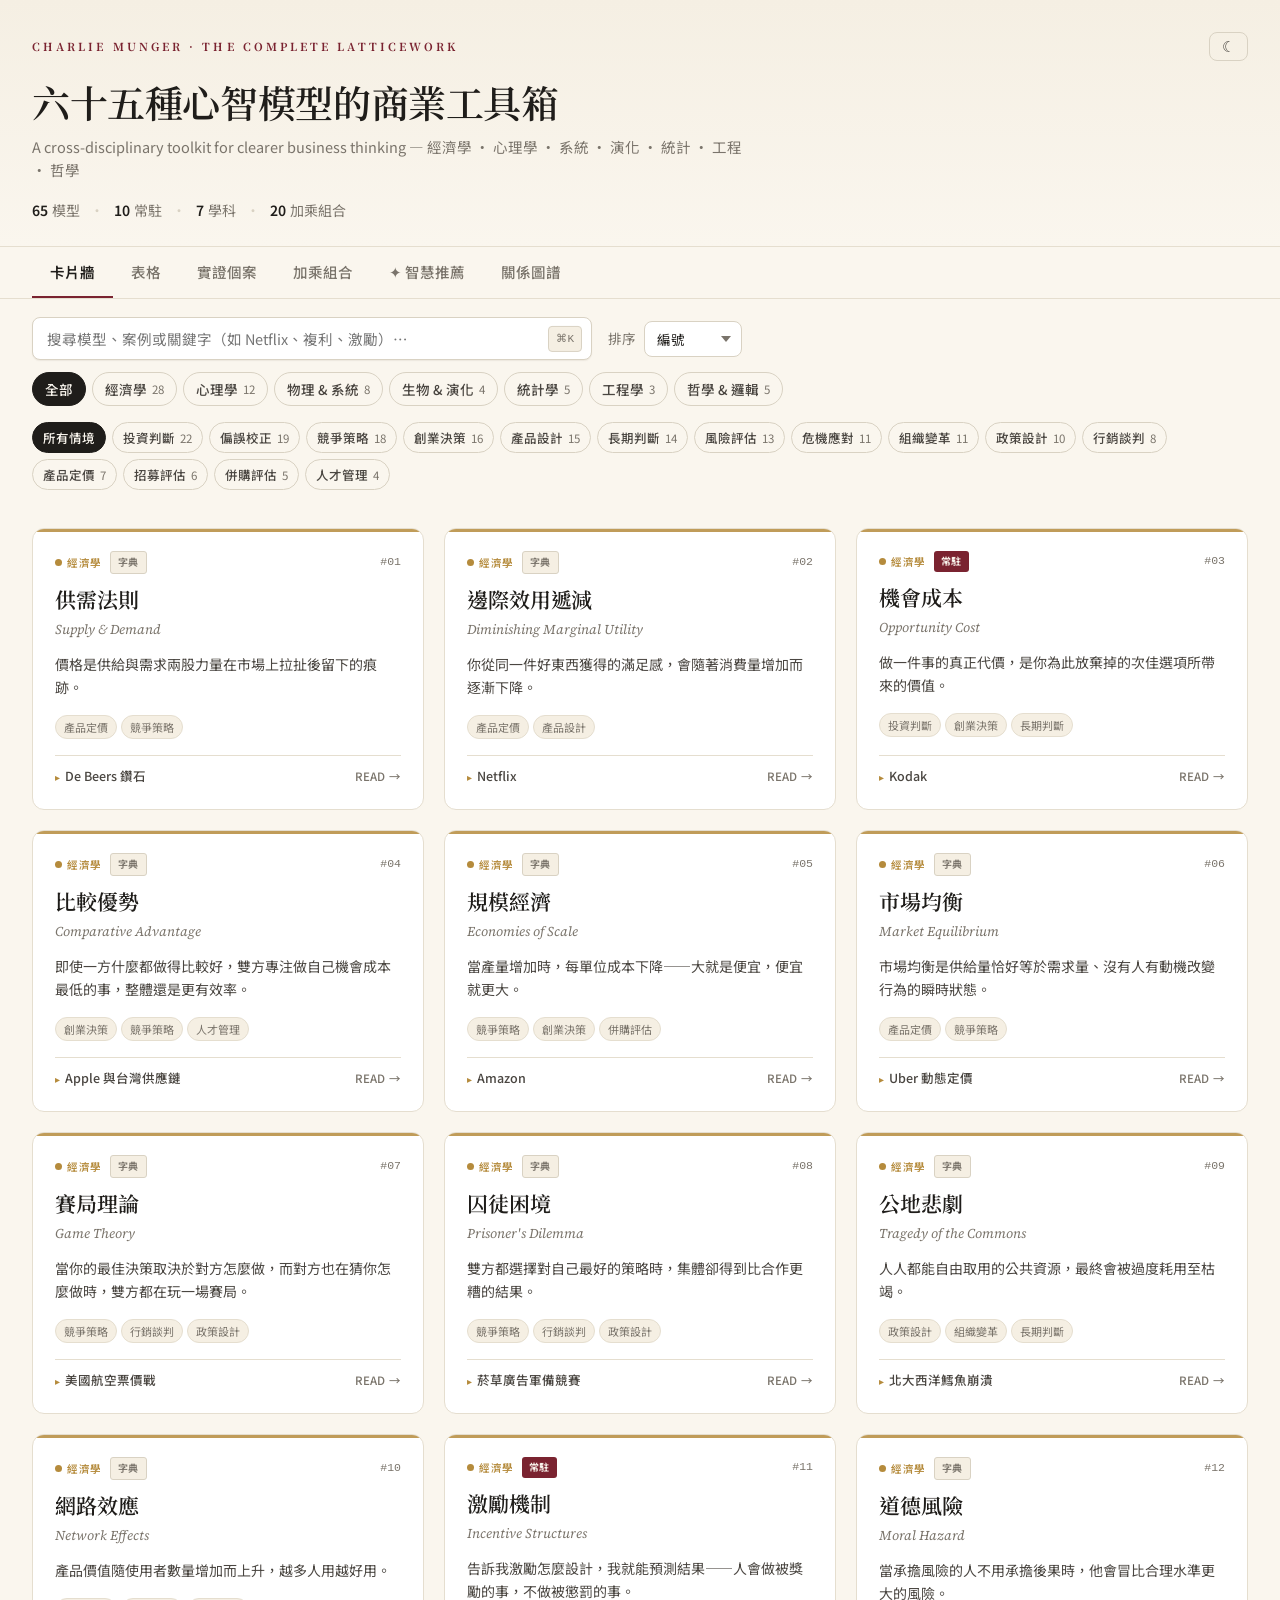
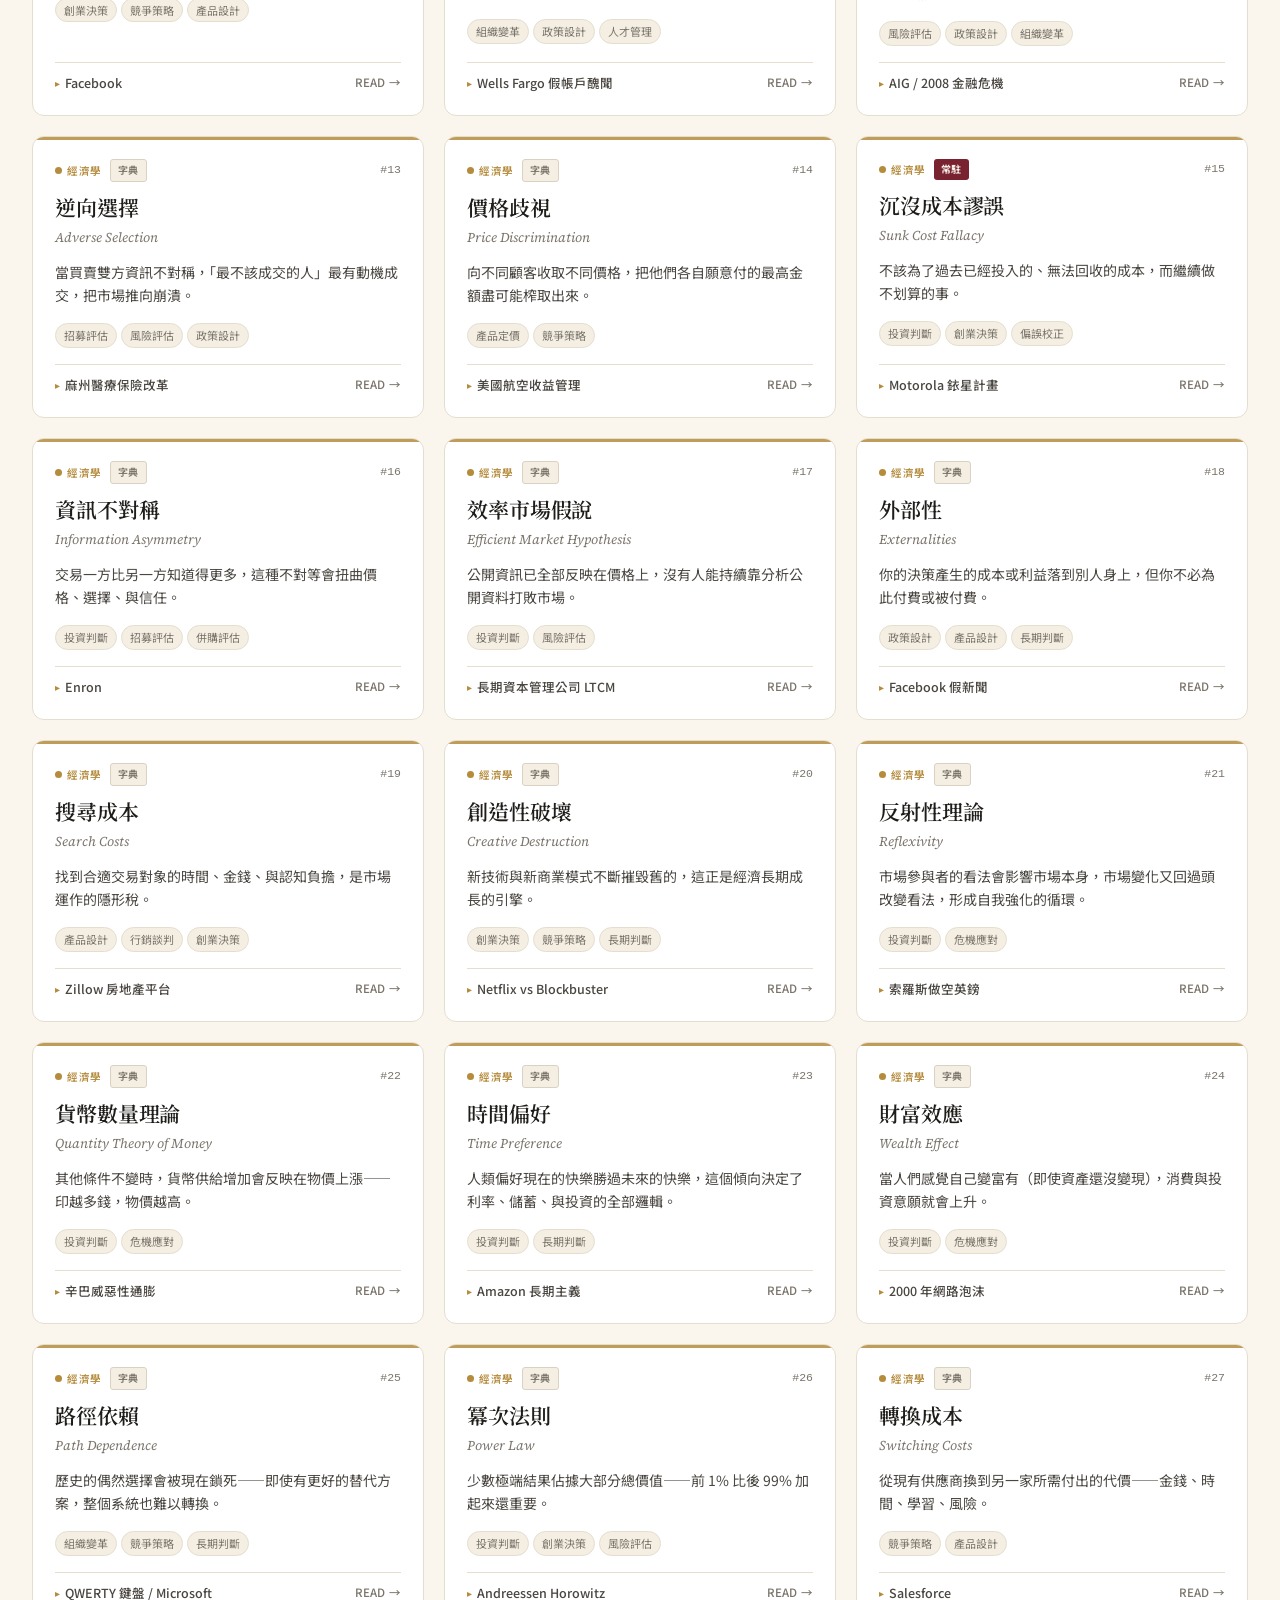
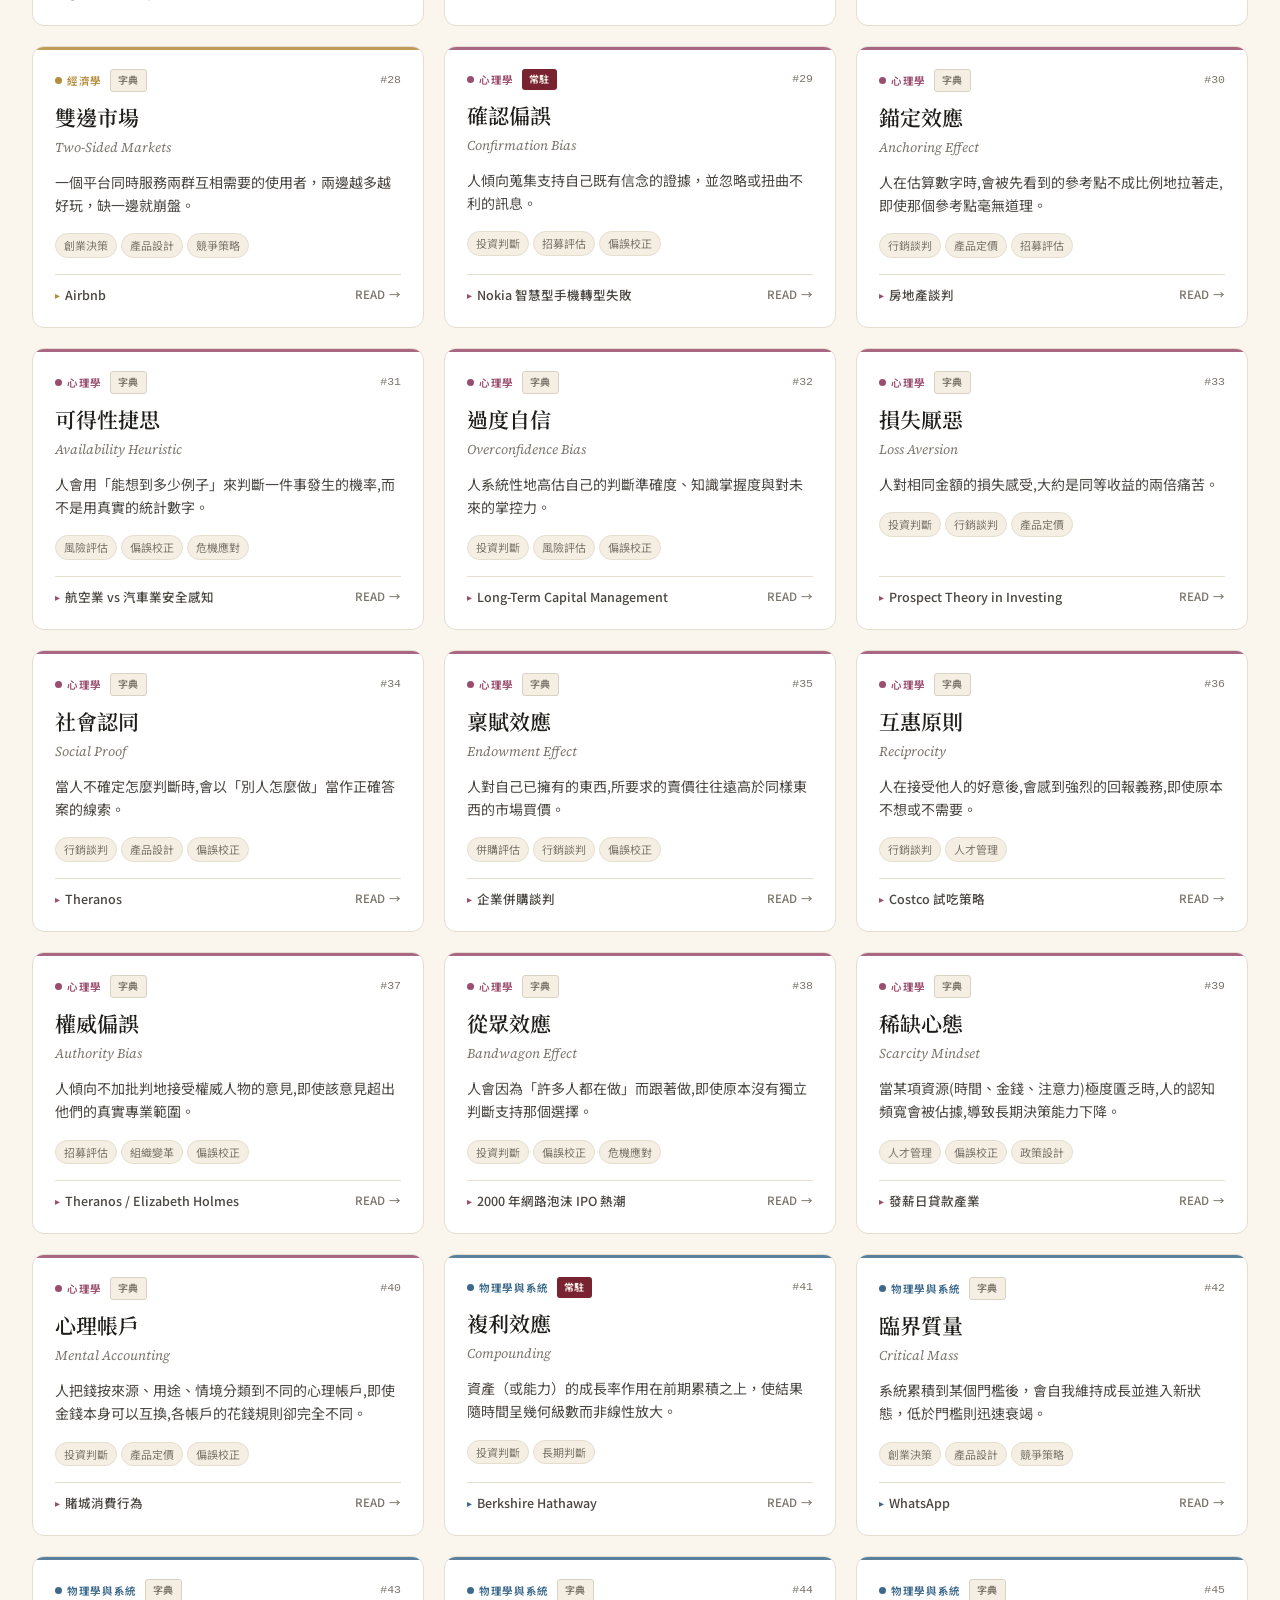
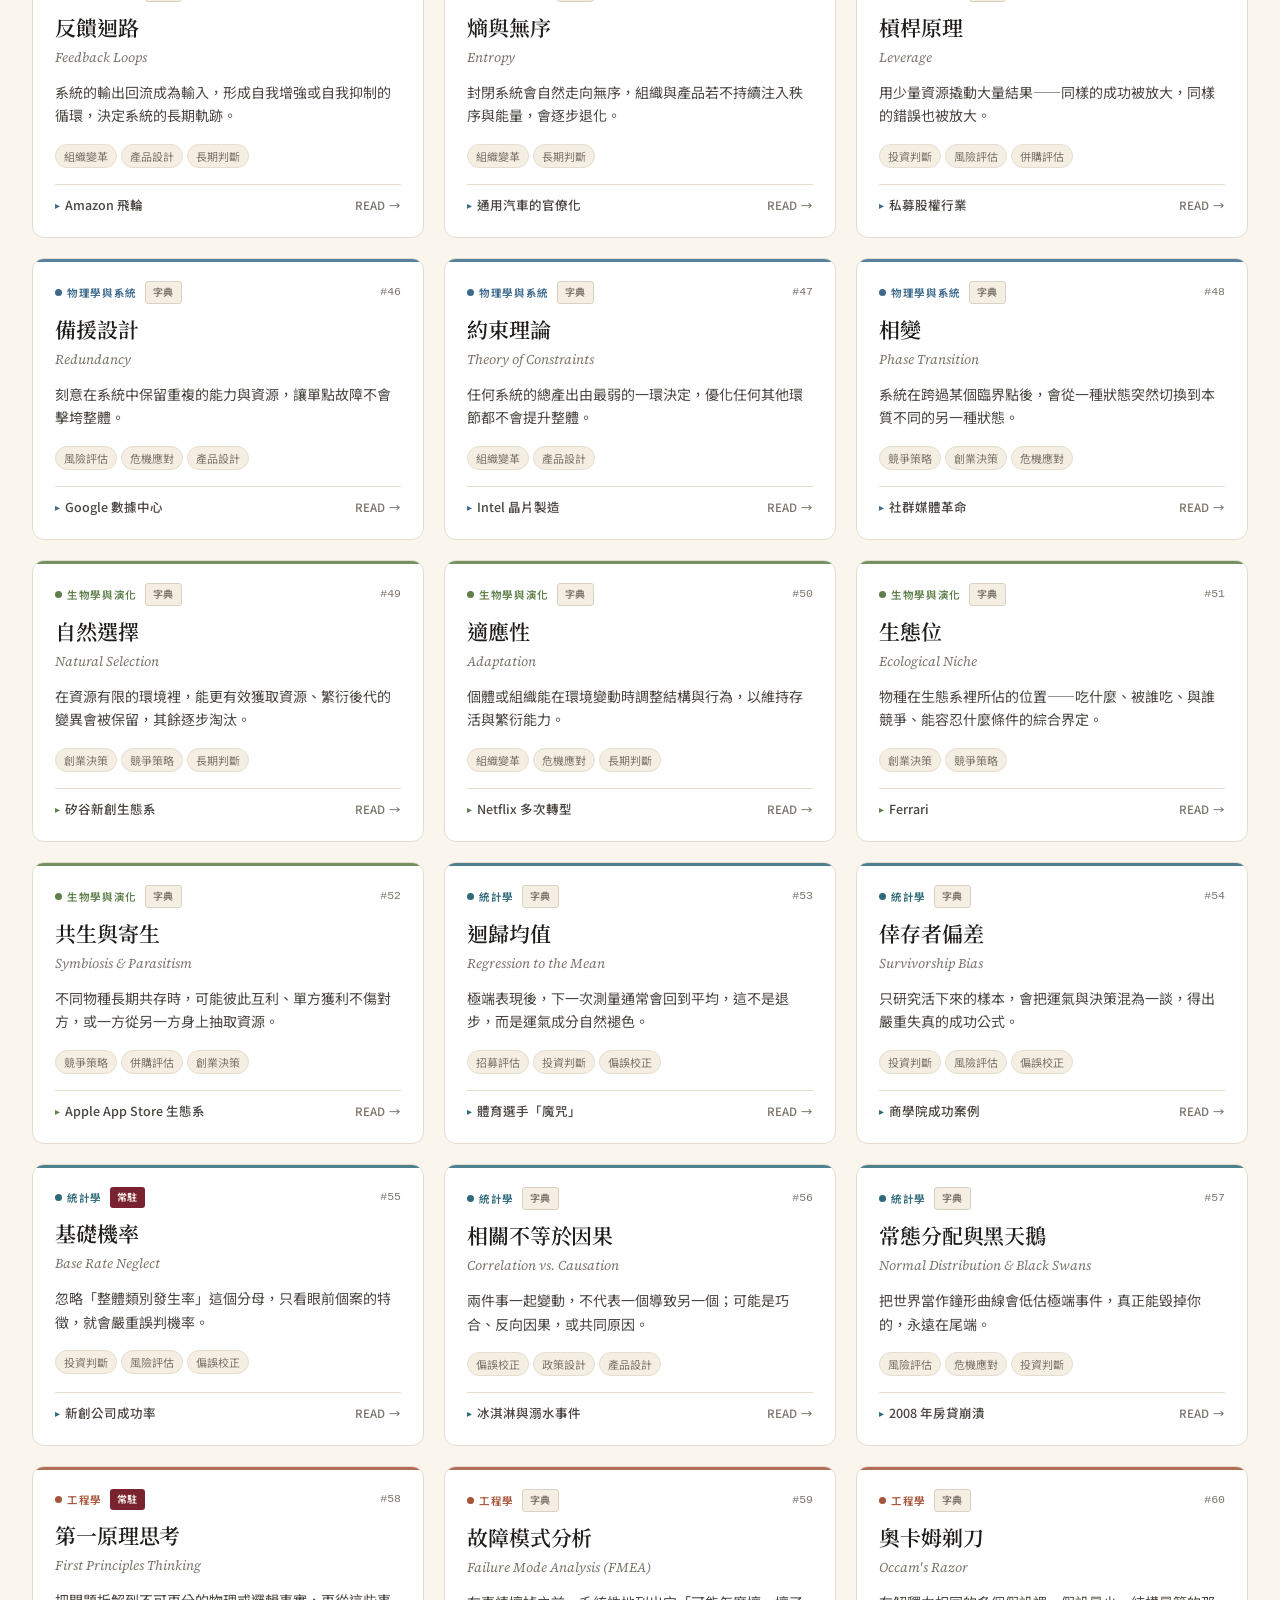
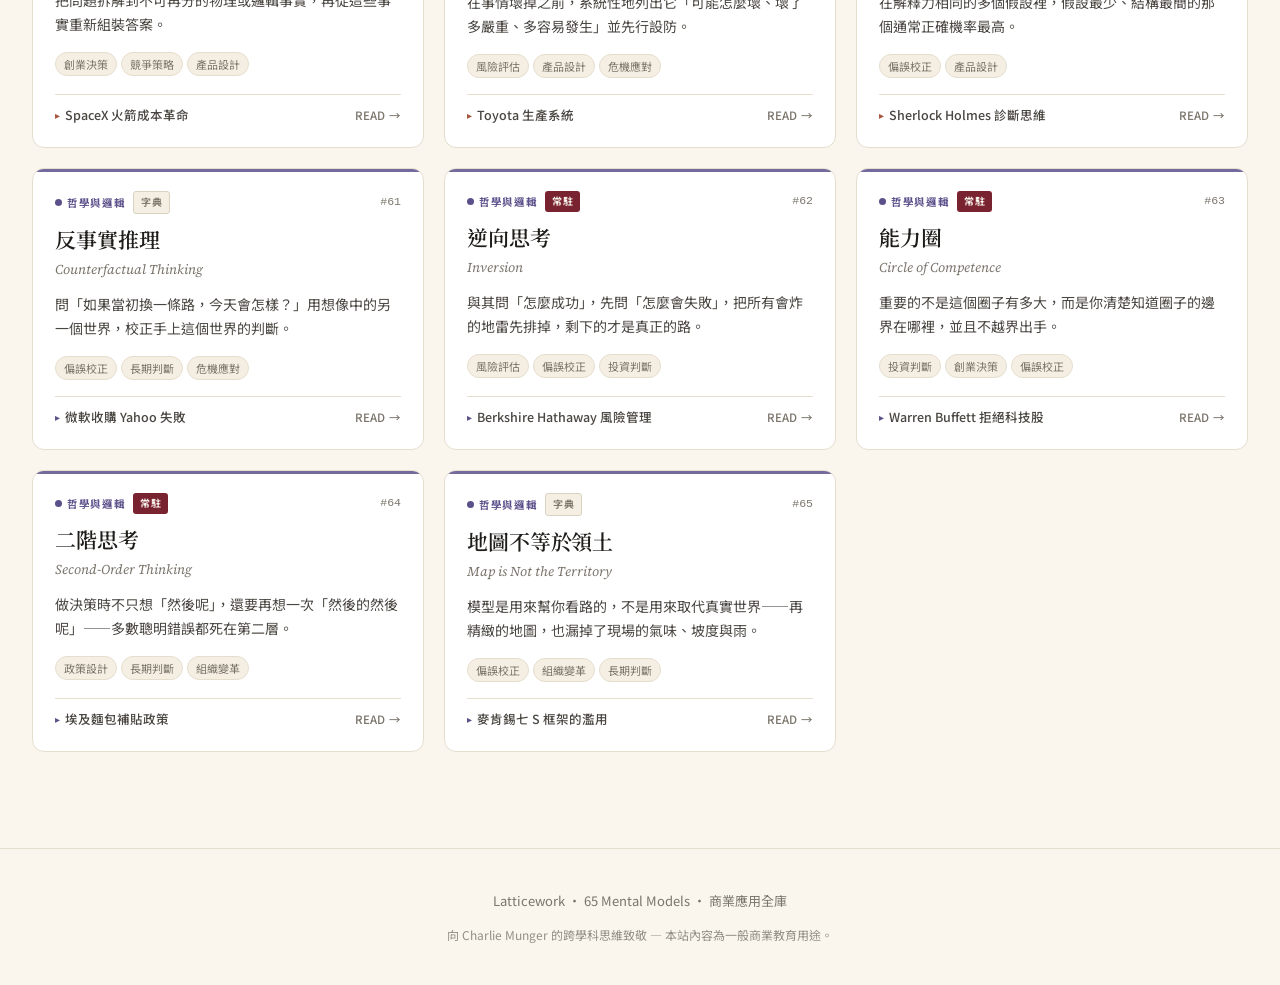
<file: site/index.html>
<!doctype html>
<html lang="zh-Hant" data-theme="light">
<head>
  <meta charset="utf-8" />
  <meta name="viewport" content="width=device-width, initial-scale=1" />
  <title>Latticework · 65 種商業心智模型工具箱</title>
  <meta name="description" content="跨學科心智模型全庫——65 種模型 · 7 大學科 · 卡片牆 / 表格 / 實證個案 / 加乘組合 / 智慧推薦 五種視圖。" />
  <link rel="preconnect" href="https://fonts.googleapis.com" />
  <link rel="preconnect" href="https://fonts.gstatic.com" crossorigin />
  <link href="https://fonts.googleapis.com/css2?family=Noto+Serif+TC:wght@500;600;700&family=Noto+Sans+TC:wght@300;400;500;600&family=Inter:ital,wght@0,400;0,500;0,600;1,400&family=Source+Serif+4:ital,wght@0,400;0,600;1,400&display=swap" rel="stylesheet" />
  <link rel="stylesheet" href="./styles.css" />
</head>
<body data-view="wall">
  <header class="site-header">
    <div class="header-row top">
      <div class="brand-mark">CHARLIE MUNGER · THE COMPLETE LATTICEWORK</div>
      <div class="header-actions">
        <button id="theme-toggle" class="icon-btn" aria-label="切換深淺色" title="切換深淺色">
          <span class="theme-icon-light">☀</span>
          <span class="theme-icon-dark">☾</span>
        </button>
      </div>
    </div>
    <h1 class="brand-title">六十五種心智模型的商業工具箱</h1>
    <p class="brand-tagline">A cross-disciplinary toolkit for clearer business thinking — 經濟學 · 心理學 · 系統 · 演化 · 統計 · 工程 · 哲學</p>
    <div class="header-stats">
      <span class="stat"><b id="visible-count">65</b><span>模型</span></span>
      <span class="stat-sep">·</span>
      <span class="stat"><b id="core-count">—</b><span>常駐</span></span>
      <span class="stat-sep">·</span>
      <span class="stat"><b>7</b><span>學科</span></span>
      <span class="stat-sep">·</span>
      <span class="stat"><b id="synergy-count">—</b><span>加乘組合</span></span>
    </div>
  </header>

  <nav class="tab-bar" id="tabs" role="tablist">
    <button class="tab is-active" data-view="wall" role="tab">卡片牆</button>
    <button class="tab" data-view="table" role="tab">表格</button>
    <button class="tab" data-view="evidence" role="tab">實證個案</button>
    <button class="tab" data-view="synergy" role="tab">加乘組合</button>
    <button class="tab" data-view="recommend" role="tab">✦ 智慧推薦</button>
    <button class="tab" data-view="graph" role="tab">關係圖譜</button>
  </nav>

  <section class="controls" id="controls">
    <div class="control-row primary">
      <div class="search-wrap">
        <input id="search" type="search" placeholder="搜尋模型、案例或關鍵字（如 Netflix、複利、激勵）…" autocomplete="off" />
        <span class="search-hint">⌘K</span>
      </div>
      <div class="sort-wrap">
        <label for="sort">排序</label>
        <select id="sort">
          <option value="id">編號</option>
          <option value="tier">常駐優先</option>
          <option value="name">按名稱</option>
          <option value="discipline">按學科</option>
        </select>
      </div>
    </div>

    <div class="control-row chips">
      <div class="chip-group" data-facet="discipline">
        <button class="chip is-active" data-value="all">全部</button>
        <button class="chip" data-value="經濟學">經濟學 <span class="chip-count">28</span></button>
        <button class="chip" data-value="心理學">心理學 <span class="chip-count">12</span></button>
        <button class="chip" data-value="物理學與系統">物理 &amp; 系統 <span class="chip-count">8</span></button>
        <button class="chip" data-value="生物學與演化">生物 &amp; 演化 <span class="chip-count">4</span></button>
        <button class="chip" data-value="統計學">統計學 <span class="chip-count">5</span></button>
        <button class="chip" data-value="工程學">工程學 <span class="chip-count">3</span></button>
        <button class="chip" data-value="哲學與邏輯">哲學 &amp; 邏輯 <span class="chip-count">5</span></button>
      </div>
    </div>

    <div class="control-row chips scenario-row">
      <div class="chip-group small" data-facet="scenario" id="scenario-chips">
        <button class="chip is-active small" data-value="all">所有情境</button>
        <!-- scenarios populated by JS -->
      </div>
    </div>
  </section>

  <main id="main" class="main" aria-live="polite"></main>

  <div id="empty" class="empty" hidden>
    <p>找不到符合條件的內容。試試其他關鍵字或調整篩選。</p>
  </div>

  <footer class="site-footer">
    <p>Latticework · 65 Mental Models · 商業應用全庫</p>
    <p class="footer-sub">向 Charlie Munger 的跨學科思維致敬 — 本站內容為一般商業教育用途。</p>
  </footer>

  <div id="modal" class="modal" hidden aria-modal="true" role="dialog">
    <div class="modal-backdrop" data-close="1"></div>
    <article class="modal-panel" id="modal-panel"></article>
  </div>

  <script src="https://d3js.org/d3.v7.min.js"></script>
  <script src="./app.js"></script>
</body>
</html>
</file>
<file: site/styles.css>
/* ============================================================
   Latticework — Business toolkit, light + dark theme
   ============================================================ */

:root,
[data-theme="light"] {
  --bg: #FAF6EE;
  --bg-2: #F5EFE3;
  --surface: #FFFFFF;
  --surface-tint: #FCFAF5;

  --ink: #1F1D1A;
  --ink-2: #4A4641;
  --ink-3: #7A746B;
  --hairline: #E5DECF;
  --border: #D9D2C3;

  --accent: #7A2330;
  --accent-soft: #9A3949;
  --gold: #B58B3C;

  --d-econ: #B58B3C;
  --d-psych: #9A4D6E;
  --d-systems: #3D6A8C;
  --d-bio: #5F7F4A;
  --d-stats: #2F6A7A;
  --d-eng: #A6553A;
  --d-phil: #5C508A;

  --shadow-sm: 0 1px 2px rgba(60, 40, 10, 0.04), 0 1px 1px rgba(60, 40, 10, 0.03);
  --shadow-md: 0 4px 16px rgba(60, 40, 10, 0.06), 0 2px 4px rgba(60, 40, 10, 0.04);
  --shadow-lg: 0 12px 40px rgba(40, 25, 5, 0.12), 0 4px 12px rgba(60, 40, 10, 0.06);

  --header-bg: rgba(250, 246, 238, 0.88);
}

[data-theme="dark"] {
  --bg: #1A1714;
  --bg-2: #221E1A;
  --surface: #2A2520;
  --surface-tint: #2F2924;

  --ink: #F2EBDD;
  --ink-2: #C9C2B5;
  --ink-3: #8C857A;
  --hairline: #3A332C;
  --border: #4C443A;

  --accent: #D87060;
  --accent-soft: #C46055;
  --gold: #D4A05A;

  --d-econ: #D4A05A;
  --d-psych: #C97398;
  --d-systems: #6FA0C5;
  --d-bio: #8DAF73;
  --d-stats: #5BA5BA;
  --d-eng: #D08163;
  --d-phil: #8B7DBE;

  --shadow-sm: 0 1px 2px rgba(0, 0, 0, 0.3);
  --shadow-md: 0 4px 16px rgba(0, 0, 0, 0.45), 0 2px 4px rgba(0, 0, 0, 0.25);
  --shadow-lg: 0 16px 48px rgba(0, 0, 0, 0.6), 0 4px 12px rgba(0, 0, 0, 0.3);

  --header-bg: rgba(26, 23, 20, 0.88);
}

:root {
  --radius-sm: 4px;
  --radius-md: 8px;
  --radius-lg: 12px;

  --serif: "Noto Serif TC", "Source Serif 4", Georgia, "Times New Roman", serif;
  --sans: "Noto Sans TC", "Inter", -apple-system, BlinkMacSystemFont, "Segoe UI", sans-serif;
  --mono: "SF Mono", Menlo, Consolas, monospace;

  --maxw: 1280px;
}

* { box-sizing: border-box; }

html, body {
  margin: 0;
  padding: 0;
  background: var(--bg);
  color: var(--ink);
  font-family: var(--sans);
  font-size: 16px;
  line-height: 1.65;
  -webkit-font-smoothing: antialiased;
  text-rendering: optimizeLegibility;
  transition: background 0.2s, color 0.2s;
}

a { color: var(--accent); text-decoration: none; }
a:hover { color: var(--accent-soft); text-decoration: underline; text-underline-offset: 2px; }

/* ============================================================
   Header
   ============================================================ */

.site-header {
  background: linear-gradient(180deg, var(--bg-2) 0%, var(--bg) 100%);
  border-bottom: 1px solid var(--hairline);
  padding: 32px 32px 24px;
}
.site-header > * { max-width: var(--maxw); margin-left: auto; margin-right: auto; }

.header-row.top {
  display: flex;
  align-items: center;
  justify-content: space-between;
  margin-bottom: 18px;
}

.brand-mark {
  font-family: var(--serif);
  font-weight: 700;
  font-size: 11px;
  letter-spacing: 0.28em;
  color: var(--accent);
}

.header-actions { display: flex; gap: 8px; align-items: center; }

.icon-btn {
  background: transparent;
  border: 1px solid var(--border);
  border-radius: var(--radius-md);
  padding: 6px 12px;
  font-size: 15px;
  cursor: pointer;
  color: var(--ink-2);
  line-height: 1;
  transition: all 0.15s;
}
.icon-btn:hover { background: var(--surface); color: var(--ink); border-color: var(--ink-3); }

.theme-icon-light, .theme-icon-dark { display: none; }
[data-theme="light"] .theme-icon-dark { display: inline; }
[data-theme="dark"] .theme-icon-light { display: inline; }

.brand-title {
  font-family: var(--serif);
  font-weight: 600;
  font-size: clamp(26px, 3.5vw, 38px);
  line-height: 1.2;
  letter-spacing: -0.01em;
  color: var(--ink);
  margin: 0 0 10px;
}

.brand-tagline {
  font-size: 14.5px;
  color: var(--ink-3);
  margin: 0 0 18px;
  max-width: 720px;
  line-height: 1.6;
}

.header-stats {
  display: flex;
  align-items: baseline;
  gap: 10px;
  font-size: 14px;
  color: var(--ink-3);
}
.stat b { color: var(--ink); font-weight: 600; margin-right: 4px; }
.stat-sep { color: var(--border); }

/* ============================================================
   Tab bar
   ============================================================ */

.tab-bar {
  position: sticky;
  top: 0;
  z-index: 20;
  background: var(--header-bg);
  backdrop-filter: saturate(160%) blur(10px);
  -webkit-backdrop-filter: saturate(160%) blur(10px);
  border-bottom: 1px solid var(--hairline);
  padding: 0 32px;
  display: flex;
  gap: 0;
  max-width: var(--maxw);
  margin: 0 auto;
  overflow-x: auto;
  scrollbar-width: none;
}
.tab-bar::-webkit-scrollbar { display: none; }

.tab {
  flex-shrink: 0;
  background: transparent;
  border: none;
  border-bottom: 2px solid transparent;
  padding: 14px 18px;
  font-family: var(--sans);
  font-size: 14.5px;
  font-weight: 500;
  color: var(--ink-3);
  cursor: pointer;
  transition: all 0.15s;
}
.tab:hover { color: var(--ink-2); }
.tab.is-active {
  color: var(--ink);
  border-bottom-color: var(--accent);
  font-weight: 600;
}

/* ============================================================
   Controls (search, sort, chips)
   ============================================================ */

.controls {
  max-width: var(--maxw);
  margin: 0 auto;
  padding: 18px 32px 8px;
}

.control-row {
  display: flex;
  gap: 16px;
  margin-bottom: 12px;
  align-items: center;
  flex-wrap: wrap;
}

.search-wrap {
  position: relative;
  flex: 1;
  min-width: 280px;
  max-width: 560px;
}

#search {
  width: 100%;
  padding: 10px 50px 10px 14px;
  background: var(--surface);
  border: 1px solid var(--border);
  border-radius: var(--radius-md);
  font-family: var(--sans);
  font-size: 14.5px;
  color: var(--ink);
  box-shadow: var(--shadow-sm);
  transition: border-color 0.15s, box-shadow 0.15s;
}
#search:focus {
  outline: none;
  border-color: var(--accent);
  box-shadow: 0 0 0 3px rgba(122, 35, 48, 0.12);
}
[data-theme="dark"] #search:focus {
  box-shadow: 0 0 0 3px rgba(216, 112, 96, 0.18);
}

.search-hint {
  position: absolute;
  right: 10px;
  top: 50%;
  transform: translateY(-50%);
  font-family: var(--mono);
  font-size: 11px;
  color: var(--ink-3);
  background: var(--bg-2);
  padding: 3px 7px;
  border-radius: 4px;
  border: 1px solid var(--border);
  pointer-events: none;
}

.sort-wrap {
  display: flex;
  align-items: center;
  gap: 8px;
  font-size: 13.5px;
  color: var(--ink-3);
}
.sort-wrap select {
  font-family: var(--sans);
  font-size: 13.5px;
  padding: 7px 28px 7px 12px;
  background: var(--surface);
  border: 1px solid var(--border);
  border-radius: var(--radius-md);
  color: var(--ink);
  cursor: pointer;
  -webkit-appearance: none;
  -moz-appearance: none;
  appearance: none;
  background-image: url("data:image/svg+xml,%3Csvg xmlns='http://www.w3.org/2000/svg' width='10' height='6' viewBox='0 0 10 6'%3E%3Cpath fill='%237A746B' d='M5 6L0 0h10z'/%3E%3C/svg%3E");
  background-repeat: no-repeat;
  background-position: right 10px center;
}

.chip-group { display: flex; gap: 6px; flex-wrap: wrap; }
.chip-group.small .chip { font-size: 12.5px; padding: 5px 10px; }
.scenario-row { padding-top: 4px; }

.chip {
  background: transparent;
  border: 1px solid var(--border);
  border-radius: 999px;
  padding: 6px 12px;
  font-family: var(--sans);
  font-size: 13.5px;
  font-weight: 500;
  color: var(--ink-2);
  cursor: pointer;
  transition: all 0.15s;
  display: inline-flex;
  align-items: center;
  gap: 5px;
}
.chip:hover {
  border-color: var(--accent-soft);
  color: var(--ink);
  background: var(--surface);
}
.chip.is-active {
  background: var(--ink);
  border-color: var(--ink);
  color: var(--bg);
}
.chip.is-active .chip-count { color: var(--bg-2); opacity: 0.7; }
.chip-count { font-size: 11.5px; color: var(--ink-3); font-weight: 400; }

/* hide scenario row on views that don't use it */
body[data-view="synergy"] .scenario-row,
body[data-view="recommend"] .scenario-row,
body[data-view="evidence"] .scenario-row,
body[data-view="graph"] .scenario-row { display: none; }

body[data-view="synergy"] .control-row.primary > .sort-wrap,
body[data-view="recommend"] .control-row.primary > .sort-wrap,
body[data-view="graph"] .control-row.primary > .sort-wrap,
body[data-view="evidence"] .control-row.chips,
body[data-view="synergy"] .control-row.chips,
body[data-view="recommend"] .control-row.chips { display: none; }

/* ============================================================
   Main container
   ============================================================ */

.main {
  max-width: var(--maxw);
  margin: 0 auto;
  padding: 18px 32px 48px;
}

/* ============================================================
   View: Wall (card grid)
   ============================================================ */

.grid {
  display: grid;
  grid-template-columns: repeat(auto-fill, minmax(320px, 1fr));
  gap: 20px;
}

.card {
  background: var(--surface);
  border: 1px solid var(--hairline);
  border-radius: var(--radius-lg);
  padding: 22px;
  cursor: pointer;
  transition: transform 0.18s ease, box-shadow 0.18s ease, border-color 0.18s ease;
  display: flex;
  flex-direction: column;
  gap: 12px;
  position: relative;
  overflow: hidden;
}
.card::before {
  content: "";
  position: absolute;
  top: 0; left: 0; right: 0;
  height: 3px;
  background: var(--card-accent, var(--accent));
  opacity: 0.85;
}
.card:hover {
  transform: translateY(-2px);
  box-shadow: var(--shadow-md);
  border-color: var(--border);
}

.card-meta {
  display: flex;
  align-items: center;
  justify-content: space-between;
  gap: 8px;
}
.card-meta-left { display: flex; align-items: center; gap: 8px; flex-wrap: wrap; }

.disc-badge {
  display: inline-flex;
  align-items: center;
  gap: 5px;
  font-size: 10.5px;
  font-weight: 600;
  letter-spacing: 0.06em;
  color: var(--card-accent, var(--accent));
  text-transform: uppercase;
}
.disc-badge::before {
  content: "";
  width: 7px;
  height: 7px;
  border-radius: 50%;
  background: var(--card-accent, var(--accent));
}

.tier-badge {
  font-size: 10px;
  font-weight: 600;
  padding: 2px 7px;
  border-radius: 3px;
  letter-spacing: 0.04em;
}
.tier-badge.core {
  background: var(--accent);
  color: var(--bg);
}
.tier-badge.reference {
  background: var(--bg-2);
  color: var(--ink-3);
  border: 1px solid var(--border);
}

.card-id {
  font-family: var(--mono);
  font-size: 11.5px;
  color: var(--ink-3);
  font-weight: 500;
}

.card-title {
  font-family: var(--serif);
  font-weight: 600;
  font-size: 21px;
  line-height: 1.3;
  color: var(--ink);
  margin: 0;
  letter-spacing: -0.005em;
}
.card-title-en {
  font-family: "Source Serif 4", Georgia, serif;
  font-style: italic;
  font-weight: 400;
  font-size: 13.5px;
  color: var(--ink-3);
  margin: -6px 0 0;
}

.card-summary {
  font-size: 14px;
  line-height: 1.65;
  color: var(--ink-2);
  margin: 0;
  display: -webkit-box;
  -webkit-line-clamp: 3;
  -webkit-box-orient: vertical;
  overflow: hidden;
}

.card-scenarios {
  display: flex;
  flex-wrap: wrap;
  gap: 4px;
  margin: 4px 0;
}
.scenario-tag {
  font-size: 11px;
  padding: 2px 8px;
  background: var(--bg-2);
  border: 1px solid var(--hairline);
  color: var(--ink-3);
  border-radius: 999px;
}

.card-foot {
  display: flex;
  align-items: center;
  justify-content: space-between;
  gap: 10px;
  padding-top: 10px;
  border-top: 1px solid var(--hairline);
  margin-top: auto;
}

.case-pill {
  display: inline-flex;
  align-items: center;
  gap: 5px;
  font-size: 12.5px;
  color: var(--ink-2);
  font-weight: 500;
}
.case-pill::before { content: "▸"; color: var(--card-accent, var(--accent)); font-size: 10px; }

.read-more {
  font-size: 11.5px;
  color: var(--ink-3);
  font-weight: 500;
  letter-spacing: 0.02em;
}

/* Discipline accent mapping */
.card[data-discipline="經濟學"]            { --card-accent: var(--d-econ); }
.card[data-discipline="心理學"]            { --card-accent: var(--d-psych); }
.card[data-discipline="物理學與系統"]      { --card-accent: var(--d-systems); }
.card[data-discipline="生物學與演化"]      { --card-accent: var(--d-bio); }
.card[data-discipline="統計學"]            { --card-accent: var(--d-stats); }
.card[data-discipline="工程學"]            { --card-accent: var(--d-eng); }
.card[data-discipline="哲學與邏輯"]        { --card-accent: var(--d-phil); }

/* ============================================================
   View: Table
   ============================================================ */

.table-wrap {
  background: var(--surface);
  border: 1px solid var(--hairline);
  border-radius: var(--radius-lg);
  overflow: hidden;
}
.table {
  width: 100%;
  border-collapse: collapse;
  font-size: 14px;
}
.table thead th {
  background: var(--bg-2);
  border-bottom: 1px solid var(--border);
  text-align: left;
  padding: 12px 14px;
  font-weight: 600;
  font-size: 12.5px;
  letter-spacing: 0.04em;
  color: var(--ink-3);
  text-transform: uppercase;
  cursor: pointer;
  user-select: none;
  white-space: nowrap;
}
.table thead th:hover { color: var(--ink); background: var(--surface-tint); }
.table thead th.sorted::after { content: " ▾"; color: var(--accent); }
.table tbody tr {
  cursor: pointer;
  border-bottom: 1px solid var(--hairline);
  transition: background 0.12s;
}
.table tbody tr:hover { background: var(--surface-tint); }
.table tbody tr:last-child { border-bottom: none; }
.table td {
  padding: 12px 14px;
  vertical-align: top;
}
.table .col-id { font-family: var(--mono); font-size: 12.5px; color: var(--ink-3); width: 50px; }
.table .col-name { font-family: var(--serif); font-weight: 600; font-size: 15.5px; min-width: 180px; }
.table .col-name-en { font-style: italic; color: var(--ink-3); font-size: 13px; }
.table .col-disc .disc-badge { font-size: 10px; }
.table .col-tier { width: 80px; }
.table .col-case { color: var(--ink-2); font-size: 13.5px; }
.table .col-scenarios { font-size: 12px; color: var(--ink-3); }
.table .col-scenarios .scenario-tag { font-size: 10.5px; padding: 1px 6px; }

/* ============================================================
   View: Evidence (case-grouped)
   ============================================================ */

.evidence-grid {
  display: grid;
  grid-template-columns: 1fr;
  gap: 16px;
}
@media (min-width: 900px) {
  .evidence-grid { grid-template-columns: 1fr 1fr; }
}
.evidence-card {
  background: var(--surface);
  border: 1px solid var(--hairline);
  border-radius: var(--radius-lg);
  padding: 20px 22px;
}
.evidence-actor {
  font-family: var(--serif);
  font-weight: 600;
  font-size: 18px;
  color: var(--ink);
  margin: 0 0 4px;
}
.evidence-actor-meta {
  font-size: 12.5px;
  color: var(--ink-3);
  margin: 0 0 14px;
}
.evidence-list { display: flex; flex-direction: column; gap: 8px; margin: 0; padding: 0; list-style: none; }
.evidence-item {
  display: flex;
  align-items: baseline;
  gap: 10px;
  padding: 10px 12px;
  background: var(--surface-tint);
  border: 1px solid var(--hairline);
  border-radius: var(--radius-md);
  cursor: pointer;
  transition: all 0.15s;
}
.evidence-item:hover { background: var(--bg-2); border-color: var(--border); }
.evidence-item .disc-badge { font-size: 10px; flex-shrink: 0; }
.evidence-item .ev-id { font-family: var(--mono); font-size: 11.5px; color: var(--ink-3); flex-shrink: 0; }
.evidence-item .ev-name { font-weight: 500; color: var(--ink); flex: 1; }
.evidence-item .ev-anchor { font-size: 12px; color: var(--ink-3); flex-shrink: 0; }

/* ============================================================
   View: Synergy (bundle cards)
   ============================================================ */

.synergy-grid {
  display: grid;
  grid-template-columns: 1fr;
  gap: 22px;
}
.synergy-card {
  background: var(--surface);
  border: 1px solid var(--hairline);
  border-radius: var(--radius-lg);
  padding: 28px 32px;
  position: relative;
  overflow: hidden;
}
.synergy-card::before {
  content: "";
  position: absolute;
  top: 0; left: 0; bottom: 0;
  width: 4px;
  background: var(--accent);
}
.synergy-head {
  display: flex;
  align-items: baseline;
  justify-content: space-between;
  gap: 12px;
  margin-bottom: 4px;
  flex-wrap: wrap;
}
.synergy-name {
  font-family: var(--serif);
  font-weight: 600;
  font-size: 22px;
  color: var(--ink);
  margin: 0;
}
.synergy-subtitle {
  font-family: "Source Serif 4", Georgia, serif;
  font-style: italic;
  font-size: 14px;
  color: var(--ink-3);
  margin: 0 0 14px;
}
.synergy-theme {
  display: inline-flex;
  font-size: 11px;
  font-weight: 600;
  letter-spacing: 0.06em;
  padding: 3px 9px;
  border-radius: 999px;
  background: var(--bg-2);
  color: var(--accent);
  text-transform: uppercase;
  white-space: nowrap;
}
.synergy-models {
  display: flex;
  flex-wrap: wrap;
  gap: 8px;
  margin: 14px 0 16px;
}
.synergy-model-chip {
  display: inline-flex;
  align-items: center;
  gap: 6px;
  padding: 7px 12px;
  border: 1px solid var(--border);
  border-radius: var(--radius-md);
  background: var(--surface-tint);
  cursor: pointer;
  transition: all 0.15s;
  font-size: 13px;
}
.synergy-model-chip:hover {
  border-color: var(--accent);
  background: var(--bg-2);
}
.synergy-model-chip .smc-id {
  font-family: var(--mono);
  font-size: 10.5px;
  color: var(--ink-3);
}
.synergy-model-chip .smc-dot {
  width: 6px;
  height: 6px;
  border-radius: 50%;
  background: var(--chip-accent, var(--accent));
}
.synergy-model-chip[data-discipline="經濟學"]            { --chip-accent: var(--d-econ); }
.synergy-model-chip[data-discipline="心理學"]            { --chip-accent: var(--d-psych); }
.synergy-model-chip[data-discipline="物理學與系統"]      { --chip-accent: var(--d-systems); }
.synergy-model-chip[data-discipline="生物學與演化"]      { --chip-accent: var(--d-bio); }
.synergy-model-chip[data-discipline="統計學"]            { --chip-accent: var(--d-stats); }
.synergy-model-chip[data-discipline="工程學"]            { --chip-accent: var(--d-eng); }
.synergy-model-chip[data-discipline="哲學與邏輯"]        { --chip-accent: var(--d-phil); }

.synergy-why {
  font-size: 15px;
  line-height: 1.75;
  color: var(--ink);
  margin: 0 0 14px;
}
.synergy-case {
  background: var(--bg-2);
  border-left: 3px solid var(--accent);
  padding: 12px 16px;
  border-radius: 0 var(--radius-md) var(--radius-md) 0;
  font-size: 14px;
  line-height: 1.7;
  color: var(--ink-2);
}
.synergy-case::before {
  content: "案例 · ";
  font-family: var(--serif);
  font-weight: 600;
  color: var(--accent);
  font-size: 12px;
  letter-spacing: 0.06em;
}

/* ============================================================
   View: Recommend
   ============================================================ */

.recommend-wrap { max-width: 880px; margin: 0 auto; }

.recommend-prompt {
  background: var(--surface);
  border: 1px solid var(--hairline);
  border-radius: var(--radius-lg);
  padding: 28px 32px;
  margin-bottom: 24px;
}
.recommend-prompt h2 {
  font-family: var(--serif);
  font-weight: 600;
  font-size: 22px;
  color: var(--ink);
  margin: 0 0 4px;
}
.recommend-prompt p {
  font-size: 14px;
  color: var(--ink-3);
  margin: 0 0 18px;
}
.recommend-scenario-chips {
  display: flex;
  flex-wrap: wrap;
  gap: 7px;
  margin-bottom: 14px;
}
.recommend-scenario-chips .chip { font-size: 13px; }
.recommend-input-row {
  display: flex;
  gap: 8px;
}
.recommend-input-row input {
  flex: 1;
  padding: 12px 16px;
  background: var(--bg);
  border: 1px solid var(--border);
  border-radius: var(--radius-md);
  font-family: var(--sans);
  font-size: 14.5px;
  color: var(--ink);
}
.recommend-input-row input:focus {
  outline: none;
  border-color: var(--accent);
  box-shadow: 0 0 0 3px rgba(122, 35, 48, 0.12);
}
[data-theme="dark"] .recommend-input-row input:focus {
  box-shadow: 0 0 0 3px rgba(216, 112, 96, 0.18);
}
.recommend-input-row button {
  padding: 12px 22px;
  background: var(--ink);
  border: 1px solid var(--ink);
  border-radius: var(--radius-md);
  color: var(--bg);
  font-family: var(--sans);
  font-weight: 600;
  font-size: 14px;
  cursor: pointer;
  transition: opacity 0.15s;
}
.recommend-input-row button:hover { opacity: 0.85; }

.recommend-results h3 {
  font-family: var(--serif);
  font-size: 16px;
  font-weight: 600;
  color: var(--ink);
  margin: 24px 0 12px;
  padding-bottom: 8px;
  border-bottom: 1px solid var(--hairline);
}
.recommend-results h3 .count { font-family: var(--mono); font-weight: 400; font-size: 13px; color: var(--ink-3); margin-left: 6px; }

.recommend-list {
  display: flex;
  flex-direction: column;
  gap: 10px;
}
.recommend-item {
  display: flex;
  align-items: flex-start;
  gap: 14px;
  padding: 16px 18px;
  background: var(--surface);
  border: 1px solid var(--hairline);
  border-radius: var(--radius-md);
  cursor: pointer;
  transition: all 0.15s;
}
.recommend-item:hover { border-color: var(--accent); background: var(--surface-tint); }
.recommend-item .ri-rank {
  font-family: var(--serif);
  font-weight: 600;
  font-size: 20px;
  color: var(--accent);
  width: 28px;
  flex-shrink: 0;
}
.recommend-item .ri-body { flex: 1; }
.recommend-item .ri-title {
  font-family: var(--serif);
  font-weight: 600;
  font-size: 16px;
  color: var(--ink);
  margin: 0 0 4px;
}
.recommend-item .ri-title .ri-name-en {
  font-family: "Source Serif 4", Georgia, serif;
  font-style: italic;
  font-weight: 400;
  font-size: 13px;
  color: var(--ink-3);
  margin-left: 8px;
}
.recommend-item .ri-meta {
  font-size: 12px;
  color: var(--ink-3);
  margin-bottom: 6px;
  display: flex;
  flex-wrap: wrap;
  gap: 8px;
  align-items: center;
}
.recommend-item .ri-summary {
  font-size: 13.5px;
  color: var(--ink-2);
  margin: 0;
}

.recommend-empty {
  padding: 24px;
  text-align: center;
  color: var(--ink-3);
  font-size: 14px;
}

/* Reason chips inside each recommend-item */
.ri-reasons {
  display: flex;
  flex-wrap: wrap;
  gap: 5px;
  margin: 6px 0 8px;
}
.reason-chip {
  font-size: 11px;
  padding: 2px 8px;
  border-radius: 999px;
  border: 1px solid;
  font-weight: 500;
}
.reason-chip.reason-scenario {
  background: rgba(122, 35, 48, 0.07);
  border-color: rgba(122, 35, 48, 0.25);
  color: var(--accent);
}
[data-theme="dark"] .reason-chip.reason-scenario {
  background: rgba(216, 112, 96, 0.12);
  border-color: rgba(216, 112, 96, 0.3);
}
.reason-chip.reason-kw {
  background: var(--bg-2);
  border-color: var(--border);
  color: var(--ink-2);
}
.reason-chip.reason-net {
  background: rgba(61, 106, 140, 0.08);
  border-color: rgba(61, 106, 140, 0.25);
  color: var(--d-systems);
}
.reason-chip.reason-disc {
  background: rgba(181, 139, 60, 0.08);
  border-color: rgba(181, 139, 60, 0.25);
  color: var(--d-econ);
}
.reason-chip.reason-tier {
  background: rgba(95, 127, 74, 0.08);
  border-color: rgba(95, 127, 74, 0.25);
  color: var(--d-bio);
}

/* Synergy bundle recommendations */
.recommend-synergies {
  display: grid;
  grid-template-columns: repeat(auto-fill, minmax(280px, 1fr));
  gap: 12px;
  margin-bottom: 8px;
}
.synergy-mini {
  background: var(--surface-tint);
  border: 1px solid var(--border);
  border-left: 3px solid var(--accent);
  border-radius: var(--radius-md);
  padding: 14px 16px;
  cursor: pointer;
  transition: all 0.15s;
  position: relative;
}
.synergy-mini:hover {
  background: var(--bg-2);
  border-left-color: var(--accent-soft);
  transform: translateY(-1px);
  box-shadow: var(--shadow-sm);
}
.syn-mini-head {
  display: flex;
  align-items: baseline;
  justify-content: space-between;
  gap: 8px;
  margin-bottom: 4px;
}
.syn-mini-name {
  font-family: var(--serif);
  font-weight: 600;
  font-size: 15px;
  color: var(--ink);
}
.syn-mini-overlap {
  font-family: var(--mono);
  font-size: 11px;
  color: var(--accent);
  font-weight: 600;
  background: rgba(122, 35, 48, 0.08);
  padding: 2px 6px;
  border-radius: 4px;
  white-space: nowrap;
}
[data-theme="dark"] .syn-mini-overlap {
  background: rgba(216, 112, 96, 0.16);
}
.syn-mini-subtitle {
  font-family: "Source Serif 4", Georgia, serif;
  font-style: italic;
  font-size: 12px;
  color: var(--ink-3);
  margin: 0 0 8px;
}
.syn-mini-chips {
  display: flex;
  flex-wrap: wrap;
  gap: 4px;
  margin-bottom: 8px;
}
.syn-mini-chip {
  display: inline-flex;
  align-items: center;
  gap: 4px;
  font-size: 11.5px;
  padding: 2px 8px;
  background: var(--surface);
  border: 1px solid var(--hairline);
  border-radius: 999px;
  color: var(--ink-2);
}
.syn-mini-chip .smc-dot {
  width: 5px;
  height: 5px;
  border-radius: 50%;
  background: var(--chip-accent, var(--accent));
}
.syn-mini-chip[data-discipline="經濟學"]            { --chip-accent: var(--d-econ); }
.syn-mini-chip[data-discipline="心理學"]            { --chip-accent: var(--d-psych); }
.syn-mini-chip[data-discipline="物理學與系統"]      { --chip-accent: var(--d-systems); }
.syn-mini-chip[data-discipline="生物學與演化"]      { --chip-accent: var(--d-bio); }
.syn-mini-chip[data-discipline="統計學"]            { --chip-accent: var(--d-stats); }
.syn-mini-chip[data-discipline="工程學"]            { --chip-accent: var(--d-eng); }
.syn-mini-chip[data-discipline="哲學與邏輯"]        { --chip-accent: var(--d-phil); }

.syn-mini-go {
  font-size: 11.5px;
  color: var(--accent);
  font-weight: 500;
  letter-spacing: 0.02em;
}

/* ============================================================
   View: Graph (D3 force-directed network)
   ============================================================ */

.graph-wrap {
  background: var(--surface);
  border: 1px solid var(--hairline);
  border-radius: var(--radius-lg);
  overflow: hidden;
  position: relative;
}

.graph-header {
  padding: 14px 22px;
  border-bottom: 1px solid var(--hairline);
  display: flex;
  flex-wrap: wrap;
  align-items: center;
  gap: 18px;
  justify-content: space-between;
  background: var(--surface-tint);
}

.graph-legend {
  display: flex;
  flex-wrap: wrap;
  gap: 12px;
  align-items: center;
}
.graph-legend-item {
  display: inline-flex;
  align-items: center;
  gap: 6px;
  font-size: 12.5px;
  color: var(--ink-2);
  cursor: pointer;
  padding: 3px 9px;
  border-radius: 999px;
  border: 1px solid transparent;
  transition: all 0.15s;
}
.graph-legend-item:hover { background: var(--surface); border-color: var(--border); }
.graph-legend-item.is-dimmed { opacity: 0.4; }
.graph-legend-item .lg-dot {
  width: 10px;
  height: 10px;
  border-radius: 50%;
  background: var(--lg-color);
}

.graph-actions { display: flex; gap: 8px; }
.graph-btn {
  background: var(--surface);
  border: 1px solid var(--border);
  border-radius: var(--radius-md);
  padding: 6px 12px;
  font-size: 12.5px;
  color: var(--ink-2);
  cursor: pointer;
  transition: all 0.15s;
}
.graph-btn:hover { background: var(--bg-2); border-color: var(--ink-3); color: var(--ink); }

.graph-svg-wrap {
  position: relative;
  width: 100%;
  height: 680px;
  background: var(--surface);
  background-image: radial-gradient(circle, var(--hairline) 1px, transparent 1px);
  background-size: 24px 24px;
}
[data-theme="dark"] .graph-svg-wrap {
  background-image: radial-gradient(circle, rgba(76, 68, 58, 0.4) 1px, transparent 1px);
}
.graph-svg { width: 100%; height: 100%; cursor: grab; }
.graph-svg:active { cursor: grabbing; }

.graph-svg .link {
  stroke: var(--hairline);
  stroke-opacity: 0.55;
  stroke-width: 1;
  transition: stroke 0.15s, stroke-opacity 0.15s, stroke-width 0.15s;
}
.graph-svg .link.is-highlight {
  stroke: var(--accent);
  stroke-opacity: 0.85;
  stroke-width: 1.6;
}
.graph-svg .link.is-dimmed { stroke-opacity: 0.12; }

.graph-svg .node {
  cursor: pointer;
  transition: opacity 0.15s, transform 0.15s;
}
.graph-svg .node circle {
  fill: var(--node-color, var(--accent));
  stroke: var(--surface);
  stroke-width: 1.5;
  transition: stroke 0.15s, stroke-width 0.15s, r 0.15s;
}
.graph-svg .node.is-core circle {
  stroke: var(--gold);
  stroke-width: 2.5;
}
.graph-svg .node.is-highlight circle {
  stroke: var(--accent);
  stroke-width: 3;
}
.graph-svg .node.is-dimmed { opacity: 0.18; }
.graph-svg .node text {
  font-family: var(--serif);
  font-size: 11px;
  fill: var(--ink-2);
  pointer-events: none;
  text-anchor: middle;
  paint-order: stroke;
  stroke: var(--surface);
  stroke-width: 3;
  stroke-linejoin: round;
}
.graph-svg .node.is-core text { font-weight: 600; fill: var(--ink); font-size: 12px; }
.graph-svg .node.is-highlight text { fill: var(--ink); font-weight: 600; }

.graph-tooltip {
  position: absolute;
  pointer-events: none;
  background: var(--surface);
  border: 1px solid var(--border);
  border-radius: var(--radius-md);
  padding: 10px 14px;
  font-size: 13px;
  box-shadow: var(--shadow-md);
  max-width: 280px;
  z-index: 5;
  display: none;
}
.graph-tooltip.is-visible { display: block; }
.graph-tooltip .gt-name {
  font-family: var(--serif);
  font-weight: 600;
  font-size: 15px;
  color: var(--ink);
  margin: 0 0 2px;
}
.graph-tooltip .gt-en {
  font-family: "Source Serif 4", Georgia, serif;
  font-style: italic;
  font-size: 12px;
  color: var(--ink-3);
  margin: 0 0 6px;
}
.graph-tooltip .gt-meta {
  font-size: 11.5px;
  color: var(--ink-3);
  display: flex;
  gap: 6px;
  align-items: center;
  flex-wrap: wrap;
}
.graph-tooltip .gt-case {
  font-size: 12px;
  color: var(--ink-2);
  margin-top: 6px;
  padding-top: 6px;
  border-top: 1px solid var(--hairline);
}
.graph-tooltip .gt-degree {
  font-family: var(--mono);
  font-size: 10.5px;
  color: var(--ink-3);
  margin-top: 4px;
}

/* edge-variant tooltip */
.graph-tooltip .gt-edge-head {
  display: flex;
  align-items: center;
  gap: 8px;
  margin: 0 0 8px;
  flex-wrap: wrap;
}
.graph-tooltip .gt-edge-badge {
  font-size: 10.5px;
  font-weight: 600;
  letter-spacing: 0.04em;
  color: #fff;
  padding: 2px 8px;
  border-radius: 3px;
}
.graph-tooltip .gt-edge-pair {
  font-family: var(--serif);
  font-weight: 600;
  font-size: 13.5px;
  color: var(--ink);
}
.graph-tooltip .gt-edge-rationale {
  font-size: 12.5px;
  line-height: 1.6;
  color: var(--ink-2);
  margin: 0;
}

/* Graph edge highlight states */
.graph-svg .link.is-highlight {
  stroke-opacity: 1 !important;
  filter: drop-shadow(0 0 4px currentColor);
}
.graph-svg .link.is-dimmed { stroke-opacity: 0.08; }

/* Second legend row for edge types */
.graph-edge-legend {
  display: flex;
  flex-wrap: wrap;
  gap: 10px;
  align-items: center;
  font-size: 11.5px;
  color: var(--ink-3);
  padding-top: 8px;
  margin-top: 8px;
  border-top: 1px dashed var(--hairline);
  width: 100%;
}
.graph-edge-legend .gel-label {
  font-weight: 600;
  color: var(--ink-2);
  margin-right: 4px;
}
.graph-edge-legend .gel-item {
  display: inline-flex;
  align-items: center;
  gap: 5px;
}
.graph-edge-legend .gel-swatch {
  width: 18px;
  height: 0;
  border-top: 2px solid var(--gel-color);
}
.graph-edge-legend .gel-swatch.dashed { border-top-style: dashed; }
.graph-edge-legend .gel-swatch.thick { border-top-width: 3px; }
.graph-edge-legend .gel-swatch.arrow::after {
  content: " →";
  color: var(--gel-color);
  font-size: 12px;
  vertical-align: middle;
}

/* ============================================================
   Empty state
   ============================================================ */

.empty {
  max-width: var(--maxw);
  margin: 0 auto;
  padding: 80px 32px;
  text-align: center;
  color: var(--ink-3);
  font-size: 15px;
}

/* ============================================================
   Modal
   ============================================================ */

.modal {
  position: fixed;
  inset: 0;
  z-index: 100;
  display: flex;
  align-items: flex-start;
  justify-content: center;
  padding: 48px 24px;
  overflow-y: auto;
}
.modal[hidden] { display: none; }

.modal-backdrop {
  position: fixed;
  inset: 0;
  background: rgba(31, 29, 26, 0.42);
  backdrop-filter: blur(4px);
  -webkit-backdrop-filter: blur(4px);
}
[data-theme="dark"] .modal-backdrop { background: rgba(0, 0, 0, 0.6); }

.modal-panel {
  position: relative;
  background: var(--surface);
  max-width: 760px;
  width: 100%;
  border-radius: var(--radius-lg);
  box-shadow: var(--shadow-lg);
  padding: 48px 56px 56px;
  margin-bottom: 48px;
}
.modal-panel::before {
  content: "";
  position: absolute;
  top: 0; left: 0; right: 0;
  height: 4px;
  background: var(--card-accent, var(--accent));
  border-radius: var(--radius-lg) var(--radius-lg) 0 0;
}

.modal-close {
  position: absolute;
  top: 16px;
  right: 16px;
  background: transparent;
  border: none;
  width: 32px;
  height: 32px;
  border-radius: 50%;
  cursor: pointer;
  font-size: 20px;
  color: var(--ink-3);
  display: flex;
  align-items: center;
  justify-content: center;
}
.modal-close:hover { background: var(--bg-2); color: var(--ink); }

.modal-meta {
  display: flex;
  align-items: center;
  gap: 10px;
  font-size: 12px;
  color: var(--ink-3);
  margin-bottom: 14px;
  flex-wrap: wrap;
}
.modal-meta .disc-badge { font-size: 11px; }
.modal-meta .dot { color: var(--border); }

.modal-title {
  font-family: var(--serif);
  font-weight: 600;
  font-size: 36px;
  line-height: 1.25;
  margin: 0 0 8px;
  color: var(--ink);
  letter-spacing: -0.01em;
}
.modal-title-en {
  font-family: "Source Serif 4", Georgia, serif;
  font-style: italic;
  font-weight: 400;
  font-size: 18px;
  color: var(--ink-3);
  margin: 0 0 24px;
}

.modal-anchor {
  display: inline-flex;
  align-items: center;
  gap: 8px;
  padding: 7px 14px;
  background: var(--bg-2);
  border-radius: 999px;
  font-size: 13px;
  font-weight: 500;
  color: var(--ink-2);
  margin-bottom: 12px;
}
.modal-anchor::before { content: "▸"; color: var(--card-accent, var(--accent)); font-size: 11px; }

.modal-scenarios { margin-bottom: 24px; }
.modal-scenarios .scenario-tag { margin-right: 4px; }

.modal-body { font-size: 15px; line-height: 1.85; color: var(--ink); }
.modal-body h2 {
  font-family: var(--serif);
  font-weight: 600;
  font-size: 19px;
  margin: 32px 0 10px;
  color: var(--ink);
  border-left: 3px solid var(--card-accent, var(--accent));
  padding-left: 12px;
}
.modal-body h2:first-of-type { margin-top: 0; }
.modal-body h3 {
  font-family: var(--serif);
  font-weight: 600;
  font-size: 15.5px;
  margin: 22px 0 6px;
  color: var(--ink-2);
}
.modal-body p { margin: 0 0 12px; }
.modal-body ul, .modal-body ol { margin: 0 0 12px; padding-left: 22px; }
.modal-body li { margin-bottom: 6px; }
.modal-body strong { color: var(--ink); font-weight: 600; }
.modal-body blockquote {
  margin: 12px 0;
  padding: 8px 16px;
  border-left: 3px solid var(--hairline);
  color: var(--ink-2);
  font-style: italic;
}

.related-grid {
  display: grid;
  grid-template-columns: repeat(auto-fill, minmax(180px, 1fr));
  gap: 8px;
  margin-top: 10px;
}
.related-link {
  display: block;
  padding: 10px 14px;
  background: var(--surface-tint);
  border: 1px solid var(--hairline);
  border-radius: var(--radius-md);
  font-size: 13px;
  color: var(--ink-2);
  cursor: pointer;
  transition: all 0.15s;
}
.related-link:hover {
  background: var(--bg-2);
  border-color: var(--border);
  color: var(--ink);
  text-decoration: none;
}
.related-link .rl-id { font-family: var(--mono); font-size: 10.5px; color: var(--ink-3); margin-right: 6px; }

/* Related card layout — supports type badge + rationale per item */
.related-link .rl-head {
  display: flex;
  align-items: center;
  gap: 6px;
  flex-wrap: wrap;
}
.related-link .rl-name { font-weight: 500; }
.related-link .rl-type-badge {
  display: inline-flex;
  align-items: center;
  font-size: 10.5px;
  font-weight: 600;
  letter-spacing: 0.04em;
  color: #fff;
  padding: 1px 7px;
  border-radius: 3px;
  margin-left: auto;
  white-space: nowrap;
}
.related-link .rl-dir-hint {
  font-family: var(--mono);
  font-size: 12px;
  color: var(--ink-3);
  margin-left: 2px;
}
.related-link .rl-rationale {
  font-size: 12.5px;
  line-height: 1.55;
  color: var(--ink-3);
  margin: 6px 0 0;
  padding-top: 6px;
  border-top: 1px dashed var(--hairline);
}
.related-link:has(.rl-rationale) { padding-bottom: 12px; }
.related-link.is-backlink {
  background: transparent;
  border-style: dashed;
  border-color: var(--hairline);
}
.related-link.is-backlink:hover {
  background: var(--surface-tint);
  border-style: solid;
}
.related-link .rl-arrow {
  display: inline-block;
  margin-right: 5px;
  color: var(--ink-3);
  font-family: var(--mono);
  font-size: 12px;
  font-weight: 600;
}

.related-heading {
  font-family: var(--serif);
  font-weight: 600;
  font-size: 19px;
  margin: 32px 0 10px;
  border-left: 3px solid var(--card-accent, var(--accent));
  padding-left: 12px;
  display: flex;
  align-items: baseline;
  gap: 10px;
}
.related-count {
  font-family: var(--mono);
  font-size: 13px;
  color: var(--ink-3);
  font-weight: 400;
}
.related-section-label {
  font-size: 12px;
  font-weight: 600;
  letter-spacing: 0.06em;
  color: var(--ink-3);
  text-transform: uppercase;
  margin: 14px 0 6px;
  display: flex;
  align-items: baseline;
  gap: 6px;
}
.related-section-label .rsl-n {
  font-family: var(--mono);
  font-size: 11px;
  background: var(--bg-2);
  color: var(--ink-2);
  padding: 1px 6px;
  border-radius: 4px;
  border: 1px solid var(--hairline);
}

/* ============================================================
   Footer
   ============================================================ */

.site-footer {
  max-width: var(--maxw);
  margin: 48px auto 0;
  padding: 28px 32px;
  border-top: 1px solid var(--hairline);
  text-align: center;
  font-size: 13px;
  color: var(--ink-3);
}
.footer-sub { font-size: 12px; margin-top: 4px; opacity: 0.8; }

/* ============================================================
   Responsive
   ============================================================ */

@media (max-width: 720px) {
  .site-header { padding: 24px 18px 18px; }
  .main, .controls { padding-left: 18px; padding-right: 18px; }
  .tab-bar { padding: 0 18px; }
  .modal-panel { padding: 36px 24px 40px; }
  .modal-title { font-size: 28px; }
  .synergy-card { padding: 22px 20px; }
}

@media (prefers-reduced-motion: reduce) {
  * { transition: none !important; animation: none !important; }
}
</file>
